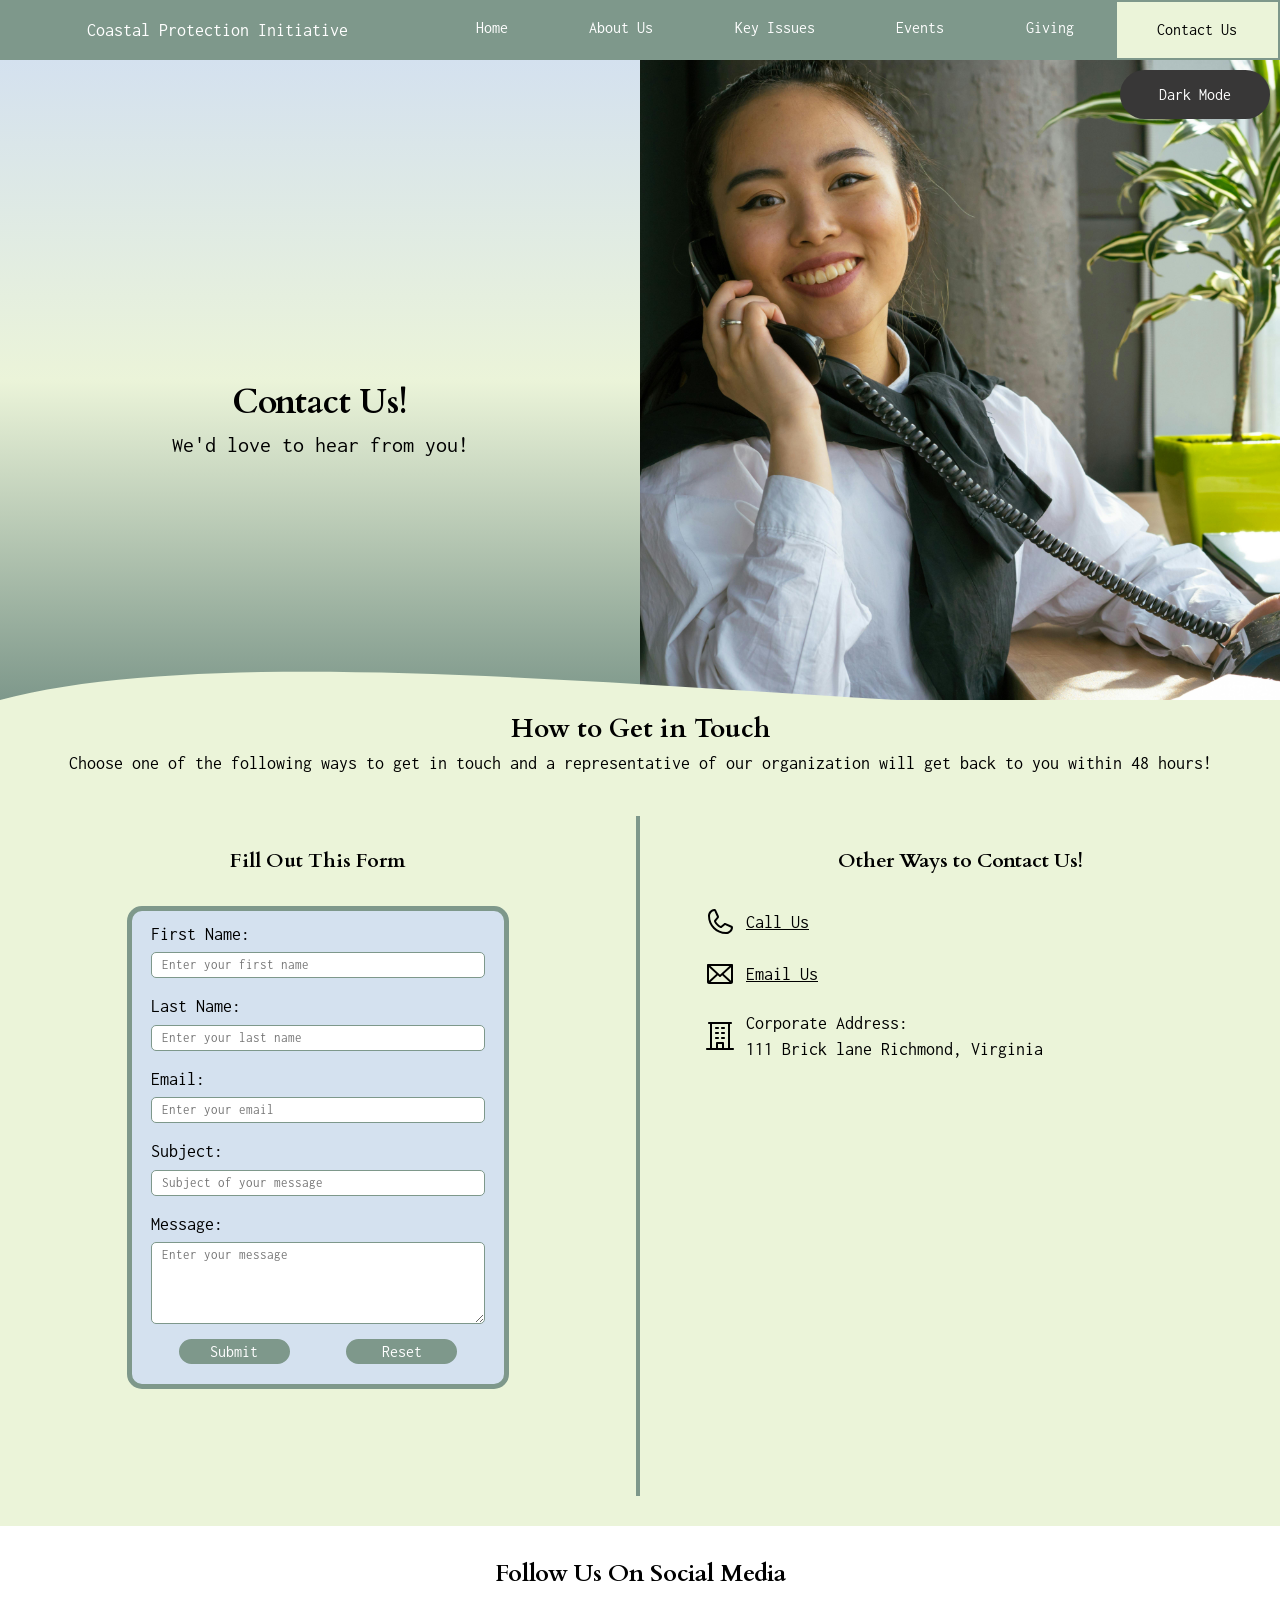
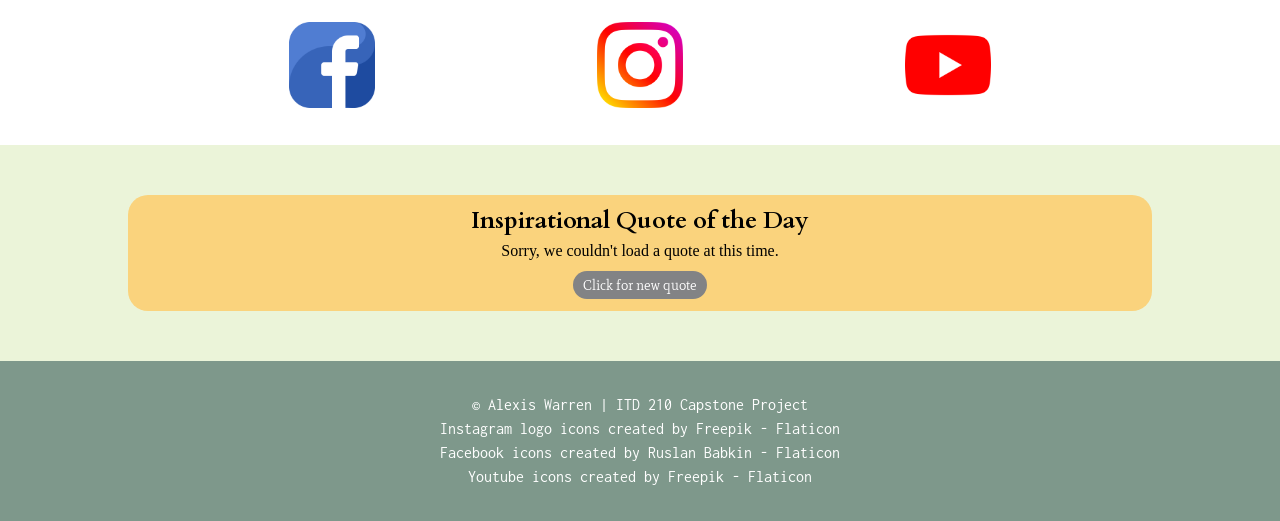
<file: contact.html>
<!DOCTYPE html>
<html lang="en">
<head>
    <meta charset="UTF-8">
    <meta name="viewport" content="width=device-width, initial-scale=1.0">
    <title>Contact Us</title>
    <!--Links to CSS stylesheets-->
    <link href="css/style_contact.css" rel="stylesheet" />
    <link href="css/style.css" rel="stylesheet" >
    <!--These links connect to the two Google Fonts I'm using on this page-->
    <link rel="preconnect" href="https://fonts.googleapis.com">
    <link rel="preconnect" href="https://fonts.gstatic.com" crossorigin>
    <link href="https://fonts.googleapis.com/css2?family=Limelight&family=Mate:ital@0;1&display=swap" rel="stylesheet">
    <link rel="preconnect" href="https://fonts.googleapis.com">
    <link rel="preconnect" href="https://fonts.gstatic.com" crossorigin>
    <link href="https://fonts.googleapis.com/css2?family=Cardo:ital,wght@0,400;0,700;1,400&family=Limelight&family=Mate:ital@0;1&display=swap" rel="stylesheet">
    <link rel="preconnect" href="https://fonts.googleapis.com">
    <link rel="preconnect" href="https://fonts.gstatic.com" crossorigin>
    <link href="https://fonts.googleapis.com/css2?family=Inconsolata:wght@200..900&display=swap" rel="stylesheet">
    <!--Link to Javascript files-->
    <script src="js/script-mobile-nav.js" async></script>
    <script src="js/script-api.js" defer></script>
</head>
<body>
    <!--Header content-->
    <header>
        <p>Coastal Protection Initiative</p>
        <!--Mobile Nav button-->
        <button class="mobile-toggle" id="navButton" aria-label="Mobile Navigation Button">
            <img src="images/list(1).png" alt="Nav Button">
        </button>
        <!--Mobile Navigation List-->
        <nav id="mobile-nav" class="mobileNav">
            <ul>
                <button type="button" id="dark-mode">Dark Mode</button>
                <li><a href="index.html">Home</a></li>
                <li><a href="mission.html">About Us</a></li>
                <li><a href="key-issues.html">Key Issues</a></li>
                <li><a href="events.html">Events</a></li>
                <li><a href="media.html">Giving</a></li>
                <li><a href="contact.html" class="active">Contact Us</a></li>
            </ul>
        </nav>
        <!--Desktop Navigation List-->
        <nav class="desktop-nav">
            <ul>
                <li><a href=index.html>Home</a></li>
                <li><a href=mission.html>About Us</a></li>
                <li><a href=key-issues.html>Key Issues</a></li>
                <li><a href=events.html>Events</a></li>
                <li><a href=media.html>Giving</a></li>
                <li><a href=contact.html class="active">Contact Us</a></li>
            </ul>
        </nav>
    </header> 
    <!--Main section-->
    <main>
    </section>
        <!--Hero section that has text on one half and an image on the other-->
        <section id="hero">
            <!--A button that is placed in the top right corner of the page that switches the page to dark mode -->
            <div class="desktop-dark-mode">
                <button type="button" id="large-dark-mode">Dark Mode</button>
            </div>
            <!--Text has a load-in animation applied to it-->
            <div class="hero-text">
                <h1 class="load-in">Contact Us!</h1>
                <p class="load-in-2">We'd love to hear from you!</p>
            </div>
            <div id="hero-img">
                <!-- Image citation (web source)
                file/page: contact.html
                image file: images/customer_service.jpg
                Original creator: Mikhail Nilov 
                Website: Pexels
                Title/description: A woman sitting at the table 
                link to photo: https://www.pexels.com/photo/a-woman-sitting-at-the-table-8297075/ 
                License: Has a free content license for a wide range of personal and commercial uses as long as I 
                don't resell, take credit for, or trademark this image
                Accessed: 2026-05-01 -->
                <img src="images/customer_service.jpg" alt="Woman talking on the phone">
            </div>
            <!-- AI Assistance Citation: 
                 Date: 5/1/2026
                 Where used: div#curve
                 What AI did: I had AI make a svg path that was the mirror image of the svg path on the key-issues.html page. I wanted the webpage to have a curved look instead
                 of looking so linear, while also looking cohesive with the other pages. 
                 What I did: I changed the color of the curve and integrated it into the page. In the CSS files, I also made the height smaller on mobile devices, and larger on laptops.  
                 Prompt summary: Can you flip the svg path from this code? */
                 -->
            <div id="curve">
                <svg viewBox="0 0 1440 150" preserveAspectRatio="none">
                    <g transform="scale(-1,1) translate(-1440,0)">
                        <path 
                        fill="var(--color-accent)"
                        d="M0,100 C300,150 1100,0 1440,100 L1440,150 L0,150 Z">
                        </path>
                    </g>
                </svg>
            </div>
        </section>
        <!--Section with a contact form and another list of ways to contact-->
        <section id="contact-form">
            <div class="text">
                <h2>How to Get in Touch</h2>
                <p>Choose one of the following ways to get in touch and a representative of our organization will get back to you within 48 hours!</p>
            </div>
            <div id="contact-ways">
                <div id="form-wrapper">
                    <h3 id="instruction">Fill Out This Form</h3>
                    <!--Contact form using Formspree-->
                    <form class="contact" action="https://formspree.io/f/xwvyllkl" method="POST">
                        <label for="f-name">First Name:</label>
                        <input class="input" type="text" id="f-name" name="f-name" placeholder="Enter your first name" pattern="^[A-Za-z]+$" required>

                        <label for="l-name">Last Name:</label>
                        <input class="input" type="text" id="l-name" name="l-name" placeholder="Enter your last name" pattern="^[A-Za-z]+$" required>

                        <label for="contact-email">Email:</label>
                        <input class="input" type="email" id="contact-email" name="email" placeholder="Enter your email" required>

                        <label for="subject">Subject:</label>
                        <input class="input" type="text" id="subject" name="subject" placeholder="Subject of your message" required>
                        
                        <label for="message">Message:</label>
                        <textarea class="input" id="contact-message" name="message" rows="5" minlength="30" maxlength="250" placeholder="Enter your message" required></textarea>
                        <div class="contact-btns">
                            <input type="submit" id="submit" value="Submit">
                            <input type="reset" id="reset" value="Reset">
                        </div>
                        <!-- Honeypot — hidden from real users, catches bots -->
                        <input type="text" name="_gotcha" style="display:none" tabindex="-1" autocomplete="off" aria-hidden="true">
                    </form>
                    <!--Text that appears after form is submitted and processed.-->
                    <div id="successCard">
                        <h3>Thank you for filling out this form! We'll get back to you soon!</h3>
                    </div>
                </div>
                <div class="alt-text">
                    <h3>Other Ways to Contact Us!</h3>
                    <div id="points">
                        <!--Icons for this section all came from Phosphoricons.com (Phone, Envelope, and Building icons were used)-->
                        <div class="list">
                            <img src="images/phone.png" alt="Phone Icon">
                            <a href="tel:+180069094">Call Us</a>
                        </div>
                        <div class="list">
                            <img src="images/envelope.png" alt="Email Icon">
                            <a href="mailto:example@email.com">Email Us</a>
                        </div>
                        <div class="list">
                            <img src="images/building.png" alt="Building Icon">
                            <p>Corporate Address: <br> 111 Brick lane Richmond, Virginia</p>
                        </div>
                    </div>
                </div>
            </div>
        </section>
        <!--Social media links. All social media icons came from Flaticon.com and the attributions are found in the footer. -->
        <section id="social-links">
            <h2>Follow Us On Social Media</h2>
            <ul>
                <li><a href="https://www.facebook.com" target="_blank"><img src="images/facebook.png" alt="Facebook logo"></a></li>
                <li><a href="https://www.instagram.com" target="_blank"><img src="images/instagram.png" alt="Instagram logo"></a></li>
                <li><a href="https://www.youtube.com" target="_blank"><img src="images/youtube.png" alt="Youtube logo"></a></li>
            </ul>
        </section>
        <!--API feature that loads an inspirational quote of the day. Has a button that will load a new quote. -->
        <section id="quote-container">
            <h2>Inspirational Quote of the Day</h2>
            <!--Loading state for the API -->
            <div id="inspirational-quote">
                Loading quote... 
                <div class="dual-ring"></div>
            </div>
        <!--creates a button for user interactivity-->
        <button id="quote-btn">Click for new quote</button>
        </section>
    </main>
    <!--Footer content-->
    <footer>
        <p> &copy; Alexis Warren | ITD 210 Capstone Project </p>
        <a href="https://www.flaticon.com/free-icons/instagram-logo" title="instagram logo icons">Instagram logo icons created by Freepik - Flaticon</a>
        <br>
        <a href="https://www.flaticon.com/free-icons/facebook" title="facebook icons">Facebook icons created by Ruslan Babkin - Flaticon</a>
        <br>
        <a href="https://www.flaticon.com/free-icons/youtube" title="youtube icons">Youtube icons created by Freepik - Flaticon</a>
    </footer>  
    
    <script>
        /* form processing script using Formspree*/
        (function () {
            /* gets the form using the class name (since there's only one form) */
            var form = document.getElementsByClassName("contact")[0];
            /* if form doesn't exist, then the function stops */
            if (!form) return;

            /* adds an event listener to the form to wait for it to be submitted */
            form.addEventListener('submit', function (e) {
                /*prevents the page from loading a default formspree page*/
                e.preventDefault();             

                /*send form to formspree using a formdata object */
                var data = new FormData(form);

                /* uses the fetch API to send data to formspree using the post method */
                fetch(form.action, {
                    method: 'POST',
                    body: data,
                    headers: { 'Accept': 'application/json' }
                })
                .then(function (response) {
                    /* if the response is valid */
                    if (response.ok) {
                    /* hide the form and show a success message. Then reset the form. */
                    form.style.display = 'none';
                    document.getElementById("instruction").style.display = 'none';
                    document.getElementById('successCard').classList.add('show');
                    form.reset();
                    } else {
                    /* Formspree returned an error. Gives the user an error message */
                    alert('Something went wrong. Please try again.');
                    }
                })
                /* if fetch doesn't work, show error message. */
                .catch(function () {
                    alert('Network error. Check your connection.');
                });
            });
        })();
    </script>
</body>
</html>
</file>
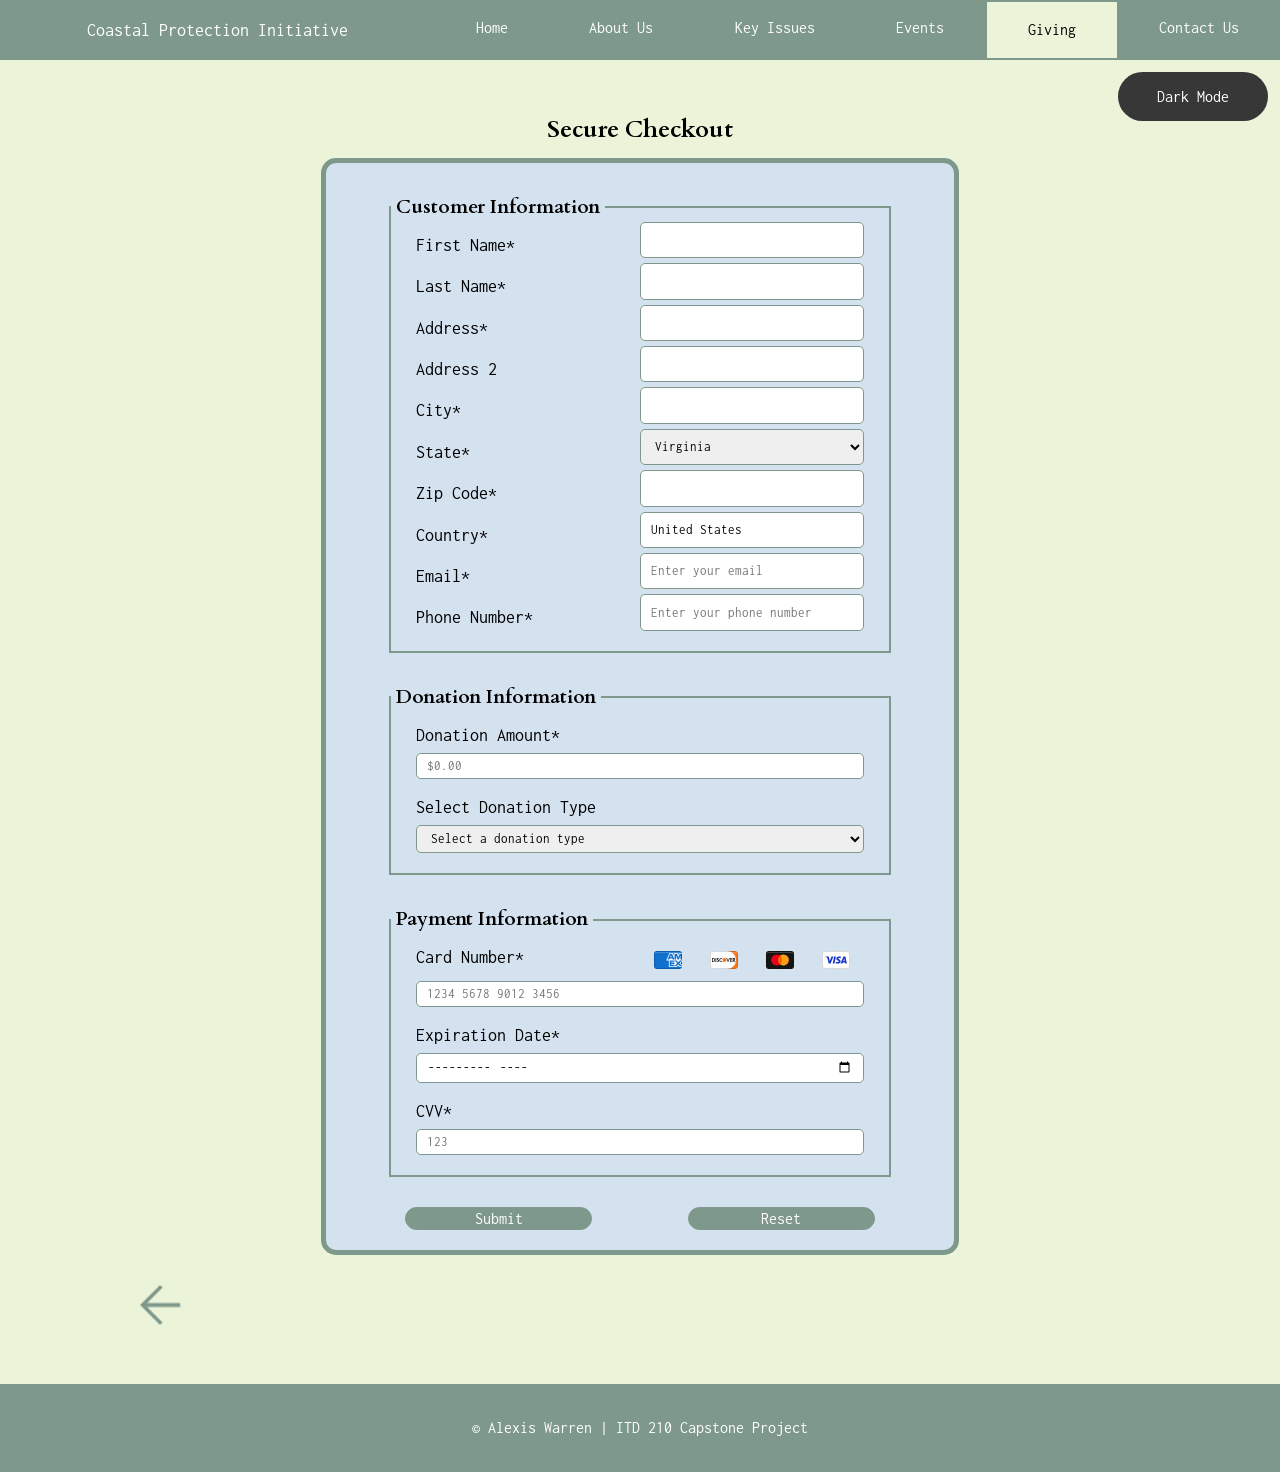
<file: donation.html>
<!DOCTYPE html>
<html lang="en">
<head>
    <meta charset="UTF-8">
    <meta name="viewport" content="width=device-width, initial-scale=1.0">
    <title>Checkout</title>
    <!--Links to CSS stylesheets-->
    <link href="css/style_donation.css" rel="stylesheet" />
    <link href="css/style.css" rel="stylesheet" >
    <!--These links connect to the two Google Fonts I'm using on this page-->
    <link rel="preconnect" href="https://fonts.googleapis.com">
    <link rel="preconnect" href="https://fonts.gstatic.com" crossorigin>
    <link href="https://fonts.googleapis.com/css2?family=Limelight&family=Mate:ital@0;1&display=swap" rel="stylesheet">
    <link rel="preconnect" href="https://fonts.googleapis.com">
    <link rel="preconnect" href="https://fonts.gstatic.com" crossorigin>
    <link href="https://fonts.googleapis.com/css2?family=Cardo:ital,wght@0,400;0,700;1,400&family=Limelight&family=Mate:ital@0;1&display=swap" rel="stylesheet">
    <link rel="preconnect" href="https://fonts.googleapis.com">
    <link rel="preconnect" href="https://fonts.gstatic.com" crossorigin>
    <link href="https://fonts.googleapis.com/css2?family=Inconsolata:wght@200..900&display=swap" rel="stylesheet">
    <!--Javascript links-->
    <script src="js/script-mobile-nav.js" async></script>
    <script src="js/script-countdown.js" defer></script>
    <script src="js/script-donation.js" defer></script>
</head>
<body>
    <!--Header-->
     <header>
        <p>Coastal Protection Initiative</p>
        <!--Mobile Nav Button-->
        <button class="mobile-toggle" id="navButton" aria-label="Mobile Navigation Button">
            <img src="images/list(1).png" alt="Nav Button">
        </button>
        <!--Mobile navigation menu-->
        <nav id="mobile-nav" class="mobileNav">
            <ul>
                <button type="button" id="dark-mode">Dark Mode</button>
                <li><a href="index.html">Home</a></li>
                <li><a href="mission.html">About Us</a></li>
                <li><a href="key-issues.html">Key Issues</a></li>
                <li><a href="events.html">Events</a></li>
                <li><a href="media.html" class="active">Giving</a></li>
                <li><a href="contact.html">Contact Us</a></li>
            </ul>
        </nav>
        <!--Desktop navigation menu-->
        <nav class="desktop-nav">
            <ul>
                <li><a href=index.html>Home</a></li>
                <li><a href=mission.html>About Us</a></li>
                <li><a href=key-issues.html>Key Issues</a></li>
                <li><a href=events.html>Events</a></li>
                <li><a href=media.html class="active">Giving</a></li>
                <li><a href=contact.html>Contact Us</a></li>
            </ul>
        </nav>
    </header> 
    <main>
        <!--Section containing donation form-->
        <section id="donation_form">
            <!--A button that is placed in the top right corner of the page that switches the page to dark mode -->
            <div class="desktop-dark-mode">
                <button type="button" id="large-dark-mode">Dark Mode</button>
            </div>
            <h2>Secure Checkout</h2>
            <div id="donate-form-wrapper">
                <form class="donate" id="donation-form">
                    <!--Fieldset containing generic customer information such as name, address, email, and phone number -->
                    <fieldset id="customer">
                        <legend>Customer Information</legend>
                            
                            <div class="form-row">
                                <label for="f-name">First Name*</label>
                                <input class="input" type="text" id="f-name" name="f-name" required>
                            </div>

                            <div class="form-row">
                                <label for="l-name">Last Name*</label>
                                <input class="input" type="text" id="l-name" name="l-name" required>
                            </div>

                            <div class="form-row">
                                <label for="address">Address*</label>
                                <input class="input" type="text" id="address" name="address" required>
                            </div>

                            <div class="form-row">
                                <label for="address2">Address 2</label>
                                <input class="input" type="text" id="address2" name="address2">
                            </div>

                            <div class="form-row">
                                <label for="city">City*</label>
                                <input class="input" type="text" id="city" name="city" required>
                            </div>

                            <div class="form-row">
                                <label for="state">State*</label>
                                <select class="input" type="text" id="state" name="state" required>
                                    <option value="">Select a state</option>
                                    <option value="AL">Alabama</option>
                                    <option value="AK">Alaska</option>
                                    <option value="AZ">Arizona</option>
                                    <option value="AR">Arkansas</option>
                                    <option value="CA">California</option>
                                    <option value="CO">Colorado</option>
                                    <option value="CT">Connecticut</option>
                                    <option value="DE">Delaware</option>
                                    <option value="FL">Florida</option>
                                    <option value="GA">Georgia</option>
                                    <option value="HI">Hawaii</option>
                                    <option value="ID">Idaho</option>
                                    <option value="IL">Illinois</option>
                                    <option value="IN">Indiana</option>
                                    <option value="IA">Iowa</option>
                                    <option value="KS">Kansas</option>
                                    <option value="KY">Kentucky</option>
                                    <option value="LA">Louisiana</option>
                                    <option value="ME">Maine</option>
                                    <option value="MD">Maryland</option>
                                    <option value="MA">Massachusetts</option>
                                    <option value="MI">Michigan</option>
                                    <option value="MN">Minnesota</option>
                                    <option value="MS">Mississippi</option>
                                    <option value="MO">Missouri</option>
                                    <option value="MT">Montana</option>
                                    <option value="NE">Nebraska</option>
                                    <option value="NV">Nevada</option>
                                    <option value="NH">New Hampshire</option>
                                    <option value="NJ">New Jersey</option>
                                    <option value="NM">New Mexico</option>
                                    <option value="NY">New York</option>
                                    <option value="NC">North Carolina</option>
                                    <option	value="ND">North Dakota</option>
                                    <option value="OH">Ohio</option>
                                    <option value="OK">Oklahoma</option>
                                    <option value="OR">Oregon</option>
                                    <option value="PA">Pennsylvania</option>
                                    <option value="RI">Rhode Island</option>
                                    <option value="SC">South Carolina</option>
                                    <option value="SD">South Dakota</option>
                                    <option value="TN">Tennessee</option>
                                    <option value="TX">Texas</option>
                                    <option value="UT">Utah</option>
                                    <option value="VT">Vermont</option>
                                    <option value="VA" selected>Virginia</option>
                                    <option value="WA">Washington</option>
                                    <option value="WV">West Virginia</option>
                                    <option value="WI">Wisconsin</option>
                                    <option value="WY">Wyoming</option>
                                </select >
                            </div>

                            <div class="form-row">
                                <label for="zip">Zip Code*</label>
                                <input class="input" type="text" id="zip" name="zip" maxlength="5" required>
                            </div>

                            <div class="form-row">
                                <label for="country">Country*</label>
                                <input class="input" type="text" id="country" name="country" value="United States" required>
                            </div>

                            <div class="form-row">
                                <label for="payment-email">Email*</label>
                                <input class="input" type="email" id="payment-email" name="email" placeholder="Enter your email" required>
                            </div>

                            <div class="form-row">
                                <label for="phone">Phone Number*</label>
                                <input class="input" type="tel" id="phone" name="phone" placeholder="Enter your phone number" required>
                            </div>
                    </fieldset>
                    <!--Fieldset for monetary amount and type of donation (one time, monthly, or yearly)-->
                    <fieldset id="donation">
                        <legend>Donation Information</legend>
                            <label for="donationAmount">Donation Amount*</label>
                            <input class="input" type="number" id="donationAmount" name="donationAmount" placeholder="$0.00" step="0.01" required>
                            
                            <label for="donation-type">Select Donation Type</label>
                            <select class="input" id="donation-type" name="donation-type" required>
                                <option value="">Select a donation type</option>
                                <option value="one-time">One-Time</option>
                                <option value="monthly">Monthly</option>
                                <option value="yearly">Yearly</option>
                            </select>
                    </fieldset>
                    <!--Fieldset for card payment information-->
                    <fieldset id="payment">
                        <legend>Payment Information</legend>
                            <div id="payment-method">
                                <label for="card-number">Card Number*</label>
                                <!--All credit card icons are from Nucleo (https://nucleoapp.com/credit-card-icons) which has a section
                                on their website containing free open-source icons which is what is being used.-->
                                <div class="card-icons">
                                    <svg xmlns="http://www.w3.org/2000/svg" width="32" height="32" viewBox="0 0 32 32">
                                        <g class="nc-icon-wrapper">
                                            <rect x="2" y="7" width="28" height="18" rx="3" ry="3" fill="#0f70ce" stroke-width="0"></rect>
                                            <path d="m27.026,9l-.719,1.965-.708-1.965h-3.885v2.582l-1.136-2.582h-3.119l-3.259,7.409h2.637v6.591h8.097l1.316-1.458,1.322,1.458h2.244c.112-.314.184-.647.184-1v-1.041l-1.58-1.698,1.58-1.655v-7.606c0-.353-.072-.686-.184-1h-2.79Z" fill="#fff" stroke-width="0"></path>
                                            <path d="m17.679,14.433h2.61l.502,1.148h1.78l-2.531-5.754h-2.039l-2.531,5.754h1.734l.477-1.148Zm1.307-3.135l.775,1.844h-1.535l.761-1.844Z" fill="#0f70ce" stroke-width="0"></path>
                                            <path fill="#0f70ce" stroke-width="0" d="M22.542 9.827L25.018 9.827 26.302 13.39 27.604 9.827 30 9.827 30 15.581 28.45 15.581 28.45 11.603 26.977 15.581 25.608 15.581 24.124 11.631 24.124 15.581 22.542 15.581 22.542 9.827z"></path>
                                            <path fill="#0f70ce" stroke-width="0" d="M19.24 20.82L19.24 19.944 22.484 19.944 22.484 18.624 19.24 18.624 19.24 17.748 22.565 17.748 22.565 16.409 17.664 16.409 17.664 22.173 22.565 22.173 22.565 20.82 19.24 20.82z"></path>
                                            <path fill="#0f70ce" stroke-width="0" d="M24.638 16.409L26.271 18.234 27.968 16.409 30 16.409 27.283 19.254 30 22.173 27.939 22.173 26.249 20.309 24.567 22.173 22.537 22.173 25.272 19.275 22.537 16.409 24.638 16.409z"></path>
                                            <path d="m27,7H5c-1.657,0-3,1.343-3,3v12c0,1.657,1.343,3,3,3h22c1.657,0,3-1.343,3-3v-12c0-1.657-1.343-3-3-3Zm2,15c0,1.103-.897,2-2,2H5c-1.103,0-2-.897-2-2v-12c0-1.103.897-2,2-2h22c1.103,0,2,.897,2,2v12Z" stroke-width="0" opacity=".15"></path>
                                            <path d="m27,8H5c-1.105,0-2,.895-2,2v1c0-1.105.895-2,2-2h22c1.105,0,2,.895,2,2v-1c0-1.105-.895-2-2-2Z" fill="#fff" opacity=".2" stroke-width="0"></path>
                                        </g>
                                    </svg>
                                    <svg xmlns="http://www.w3.org/2000/svg" width="32" height="32" viewBox="0 0 32 32">
                                        <g class="nc-icon-wrapper">
                                            <rect x="2" y="7" width="28" height="18" rx="3" ry="3" fill="#fff" stroke-width="0"></rect>
                                            <path d="m27,7h-8c4.971,0,9,4.029,9,9s-4.029,9-9,9h8c1.657,0,3-1.343,3-3v-12c0-1.657-1.343-3-3-3Z" fill="#f47922" stroke-width="0"></path>
                                            <path d="m27,7H5c-1.657,0-3,1.343-3,3v12c0,1.657,1.343,3,3,3h22c1.657,0,3-1.343,3-3v-12c0-1.657-1.343-3-3-3Zm2,15c0,1.103-.897,2-2,2H5c-1.103,0-2-.897-2-2v-12c0-1.103.897-2,2-2h22c1.103,0,2,.897,2,2v12Z" stroke-width="0" opacity=".15"></path>
                                            <path d="m27,8H5c-1.105,0-2,.895-2,2v1c0-1.105.895-2,2-2h22c1.105,0,2,.895,2,2v-1c0-1.105-.895-2-2-2Z" fill="#fff" opacity=".2" stroke-width="0"></path>
                                            <path d="m5.081,14.116h-1.081v3.777h1.076c.572,0,.985-.135,1.348-.436.431-.357.686-.894.686-1.45,0-1.115-.833-1.891-2.027-1.891Zm.86,2.837c-.231.209-.532.3-1.008.3h-.198v-2.497h.198c.476,0,.765.085,1.008.305.255.227.408.578.408.94s-.153.725-.408.952Z" fill="#231f20" stroke-width="0"></path>
                                            <path fill="#231f20" stroke-width="0" d="M7.448 14.116H8.185V17.893H7.448z"></path>
                                            <path d="m9.986,15.565c-.442-.164-.572-.271-.572-.475,0-.238.231-.419.549-.419.221,0,.402.091.594.306l.386-.505c-.317-.277-.696-.419-1.11-.419-.668,0-1.178.464-1.178,1.082,0,.52.237.787.929,1.036.288.102.435.17.509.215.147.096.221.232.221.391,0,.306-.243.533-.572.533-.351,0-.634-.175-.804-.504l-.476.458c.339.498.747.719,1.308.719.766,0,1.303-.509,1.303-1.24,0-.6-.248-.872-1.086-1.178Z" fill="#231f20" stroke-width="0"></path>
                                            <path d="m11.305,16.007c0,1.11.872,1.971,1.994,1.971.317,0,.589-.062.924-.22v-.867c-.295.295-.555.414-.889.414-.742,0-1.269-.538-1.269-1.303,0-.725.543-1.297,1.234-1.297.351,0,.617.125.924.425v-.867c-.323-.164-.589-.232-.906-.232-1.116,0-2.011.878-2.011,1.976Z" fill="#231f20" stroke-width="0"></path>
                                            <path fill="#231f20" stroke-width="0" d="M20.063 16.653L19.056 14.116 18.251 14.116 19.854 17.99 20.25 17.99 21.882 14.116 21.083 14.116 20.063 16.653z"></path>
                                            <path fill="#231f20" stroke-width="0" d="M22.215 17.893L24.304 17.893 24.304 17.253 22.951 17.253 22.951 16.234 24.254 16.234 24.254 15.594 22.951 15.594 22.951 14.756 24.304 14.756 24.304 14.116 22.215 14.116 22.215 17.893z"></path>
                                            <path d="m27.221,15.231c0-.707-.487-1.115-1.337-1.115h-1.092v3.777h.736v-1.517h.096l1.02,1.517h.906l-1.189-1.591c.555-.113.861-.492.861-1.071Zm-1.478.624h-.216v-1.144h.227c.459,0,.708.192.708.56,0,.38-.249.584-.72.584Z" fill="#231f20" stroke-width="0"></path>
                                            <path d="m18.461,16c0,1.105-.895,2-2,2s-2-.895-2-2,.895-2,2-2,2,.895,2,2Z" fill="#f47922" stroke-width="0"></path>
                                        </g>
                                    </svg>
                                    <svg xmlns="http://www.w3.org/2000/svg" width="32" height="32" viewBox="0 0 32 32">
                                        <g class="nc-icon-wrapper">
                                            <rect x="2" y="7" width="28" height="18" rx="3" ry="3" fill="#141413" stroke-width="0"></rect>
                                            <path d="m27,7H5c-1.657,0-3,1.343-3,3v12c0,1.657,1.343,3,3,3h22c1.657,0,3-1.343,3-3v-12c0-1.657-1.343-3-3-3Zm2,15c0,1.103-.897,2-2,2H5c-1.103,0-2-.897-2-2v-12c0-1.103.897-2,2-2h22c1.103,0,2,.897,2,2v12Z" stroke-width="0" opacity=".15"></path>
                                            <path d="m27,8H5c-1.105,0-2,.895-2,2v1c0-1.105.895-2,2-2h22c1.105,0,2,.895,2,2v-1c0-1.105-.895-2-2-2Z" fill="#fff" opacity=".2" stroke-width="0"></path>
                                            <path fill="#ff5f00" stroke-width="0" d="M13.597 11.677H18.407V20.32H13.597z"></path>
                                            <path d="m13.902,15.999c0-1.68.779-3.283,2.092-4.322-2.382-1.878-5.849-1.466-7.727.932-1.863,2.382-1.451,5.833.947,7.712,2,1.573,4.795,1.573,6.795,0-1.329-1.038-2.107-2.642-2.107-4.322Z" fill="#eb001b" stroke-width="0"></path>
                                            <path d="m24.897,15.999c0,3.039-2.459,5.497-5.497,5.497-1.237,0-2.428-.412-3.39-1.176,2.382-1.878,2.795-5.329.916-7.727-.275-.336-.58-.657-.916-.916,2.382-1.878,5.849-1.466,7.712.932.764.962,1.176,2.153,1.176,3.39Z" fill="#f79e1b" stroke-width="0"></path>
                                        </g>
                                    </svg>
                                    <svg xmlns="http://www.w3.org/2000/svg" width="32" height="32" viewBox="0 0 32 32">
                                        <g class="nc-icon-wrapper">
                                            <rect x="2" y="7" width="28" height="18" rx="3" ry="3" fill="#fff" stroke-width="0"></rect>
                                            <path d="m27,7H5c-1.657,0-3,1.343-3,3v12c0,1.657,1.343,3,3,3h22c1.657,0,3-1.343,3-3v-12c0-1.657-1.343-3-3-3Zm2,15c0,1.103-.897,2-2,2H5c-1.103,0-2-.897-2-2v-12c0-1.103.897-2,2-2h22c1.103,0,2,.897,2,2v12Z" stroke-width="0" opacity=".15"></path>
                                            <path d="m27,8H5c-1.105,0-2,.895-2,2v1c0-1.105.895-2,2-2h22c1.105,0,2,.895,2,2v-1c0-1.105-.895-2-2-2Z" fill="#fff" opacity=".2" stroke-width="0"></path>
                                            <path d="m13.392,12.624l-2.838,6.77h-1.851l-1.397-5.403c-.085-.332-.158-.454-.416-.595-.421-.229-1.117-.443-1.728-.576l.041-.196h2.98c.38,0,.721.253.808.69l.738,3.918,1.822-4.608h1.84Z" fill="#1434cb" stroke-width="0"></path>
                                            <path d="m20.646,17.183c.008-1.787-2.47-1.886-2.453-2.684.005-.243.237-.501.743-.567.251-.032.943-.058,1.727.303l.307-1.436c-.421-.152-.964-.299-1.638-.299-1.732,0-2.95.92-2.959,2.238-.011.975.87,1.518,1.533,1.843.683.332.912.545.909.841-.005.454-.545.655-1.047.663-.881.014-1.392-.238-1.799-.428l-.318,1.484c.41.188,1.165.351,1.947.359,1.841,0,3.044-.909,3.05-2.317" fill="#1434cb" stroke-width="0"></path>
                                            <path d="m25.423,12.624h-1.494c-.337,0-.62.195-.746.496l-2.628,6.274h1.839l.365-1.011h2.247l.212,1.011h1.62l-1.415-6.77Zm-2.16,4.372l.922-2.542.53,2.542h-1.452Z" fill="#1434cb" stroke-width="0"></path>
                                            <path fill="#1434cb" stroke-width="0" d="M15.894 12.624L14.446 19.394 12.695 19.394 14.143 12.624 15.894 12.624z"></path>
                                        </g>
                                    </svg>
                                </div>
                            </div>
                            <input class="input" type="text" id="card-number" name="card-number" placeholder="1234 5678 9012 3456" minlength="19" maxlength="19" required>

                            <label for="expiration-date">Expiration Date*</label>
                            <input class="input" type="month" id="expiration-date" name="expiration-date" placeholder="MM/YY" minlength="5" maxlength="5" required>

                            <label for="cvv">CVV*</label>
                            <input class="input" type="password" id="cvv" name="cvv" placeholder="123" minlength="3" maxlength="3" required>
                    </fieldset>
                    <!--Submit and reset form buttons-->
                    <div class="donate-btns">
                        <input type="submit" id="submit" value="Submit">
                        <input type="reset" id="reset" value="Reset">
                    </div>
                </form>
            </div>
            <!--Arrow link to navigate back to previous page.
            The png file came from Google Icons (https://fonts.google.com/icons: Arrow Back)-->
            <div class="arrow-wrap">
                <a href="media.html"><img src=images/back-arrow.png alt="Back Arrow" id="arrow"></a>
            </div>
        </section>
    </main>
    <!--Footer-->
    <footer>
        <p> &copy; Alexis Warren | ITD 210 Capstone Project </p>
    </footer> 
</body>
</html>
</file>
<file: css/style_contact.css>
#hero {
    background-color: white; /*fallback option for if the linear gradient doesn't work. */
    background-image: var(--contact-gradient);  /* linear gradient passing from green to light green to blue from bottom to top */  
    display: flex; /* displays as flex so that the text and image are aligned in a row */
    flex-flow: row nowrap;
    position: relative; /* places it in relative positioning (still in normal flow) */
}

.hero-text {
    position: relative; /* places it in relative positioning */
    font-size: clamp(0.9em, 3vw, 1.4em); /* clamps the font-size for the header text so that it's bigger on bigger screens */
    display: flex; /* displays as flex so that the text is displayed in a column */
    flex-direction: column;
    padding: 0px 5px; /* adds left/right padding */
    flex-basis: 50%; /* makes it so that the text takes up half of the screen width */
    justify-content: start; /* aligns text to the top */
    top: 40px; /* pushes text down 40px for mobile devices */
    text-align: center /*centers text horizontally */;
    color: var(--color-text)
}

div#hero-img {
    flex-basis: 50%; /* makes it so that the image takes up the other half of the screen */
}

#hero-img img {
    max-width: 100%; /* max-width of image is 100% */
    height: auto; /* height is 100% */
    display: block; /* displays image as a block */
    object-fit: cover; /* fills container while maintaining the aspect ratio */
}

#curve {
    position: absolute; /* positions the curve with absolute positioning so that it's on a different layer */
    z-index: 4; /* z-index of 5 so that it's always on top */
    bottom: 0; /* positions it using the bottom-left corner */
    left: 0;
    width: 100%; /* width is 100% */
    height: 80px; /* height for mobile is 80px */
    overflow: hidden;
}

#curve > svg {
    width: 100%; /* width is 100% */
    display: block; /* displays the svg as a block */
    height: 100%; 
}

#contact-form .text {
    text-align: center; /* centers the text horizontally */
    padding: 10px 20px; /* adds 10px of padding top/bottom and 20px of padding left/right */
    font-size: 1.1em; /* increases font-size */
    color: var(--color-text);
}

#contact-ways {
    display: flex;  /* displays as flex so that the contact form and the alternate ways to contact are displayed in a column layout */
    flex-direction: column;
    margin-top: 30px; /* adds 30px of margin to the top of the section */
    margin-bottom: 30px;
    color: var(--color-text);
}

#form-wrapper {
    flex-basis: 50%; /* this section takes up 50% of the screen width */
}

.alt-text {
    flex-basis: 50%; /* this section takes up 50% of the screen width */
    border-top: 4px solid var(--color-primary); /* adds a top border on mobile devices to separate the two sections on mobile devices */
}

h3 {
    text-align: center; /* centers the text horizontally */
    font-size: 20px; /* sets the font size to 20px */
    margin: 30px auto; /* centers the margin horizontally and adds 30px of top/bottom padding */
    width: 80%; /* sets the width to 80% */
}


.alt-text h4 {
    font-size: 16px; /* sets the font size to 16px */
    padding-left: 15%; /* adds 15% padding to the left */
}

.alt-text a {
    color: var(--color-text); /* hypertext links are black */
}

#points {
    display: flex;   /* displays section as flex so that the alternate contact ways are displayed in a column */
    flex-direction: column;
    gap: 20px; /* gap between items is 20px */
    padding-bottom: 30px; /* adds 30px of padding to the bottom */
    width: 80%; /* width is 80% */
    margin: 0 auto; /* margin is horizontally centered */
    color: var(--color-text);
}

#points img {
    height: auto; /* icon height is auto */
    display: block; /* icon is displayed as a block */
}

.list {
    display: flex;  /* each list is displayed as a row so icon and text are in the same row */
    flex-flow: row nowrap;
    gap: 10px; /* gap between icon and text is 10px */
    align-items: center; /* centers the text vertically */
    justify-content: left; /* justifies the text to the left so that it's even */
    font-size: 1.1em; /* the font size is increased */
}

#successCard {
    display: none; /* the text that shows submission thank you text is hidden by default */
}

#successCard.show {  /* when the submission text is shown, it aligns the text in the center for mobile devices */
    display: flex;
    align-items: center;
}

/* form is displayed as flex with the inputs shown in a column.  */
form.contact {
    display: flex;
    flex-direction: column;
    gap: 5px;
    width: 80%;
    margin: 20px auto 40px; /* horizontally centers the form and adds margin */
    border: 5px solid var(--color-primary); /* green 5px border */
    background-color: var(--color-bg-back); /* blue background color */
    border-radius: 15px; /* rounded corners */
}

/* width is 90%, font size is increased, and horizontally centered */
form.contact label {
    font-size: 1.1em;
    width: 90%;
    margin: 10px auto 0px;
    color: var(--color-text);
}

/* form elements have width of 90%, horizontally centered, and has a green border */
form.contact input, form.contact textarea {
    width: 90%;
    margin: 0px auto;
    border: 1.5px solid var(--color-primary);
}

/* when the form elements have focus, it gets rid of the default outline,
adds a box shadow and changes the background color to light green. */
form.contact input:focus, form.contact textarea:focus {
    outline: none;
    box-shadow: 0 0 5px var(--color-primary);
    background-color: var(--color-bg);
    color: var(--color-text);
}

/* contact buttons are displayed as flex so that the buttons can be aligned in a row.
The buttons are aligned with space around spacing. the width is 90% and padding is added. */
.contact-btns {
    display: flex;
    flex-flow: row nowrap;
    justify-content: space-around;
    width: 90%;
    margin: 10px auto 20px;
}

input#submit:hover, input#reset:hover {
    background-color: #537153;
    cursor: pointer;
}

/* each button has a flex basis of 33%. They don't grow in size. They have
a green border and curved edges. The background color is the same color as the border.
The text color is white. */
input#submit, input#reset {
    flex-basis: 33%;
    flex-grow: 0;
    border: 2px solid var(--color-primary);
    border-radius: 15px;
    background-color: var(--color-primary);
    color: var(--color-text-alt);
    font-size: 1em;
    padding: 2px 0px;
}

/* each input element has added padding and curved edges */
.input {
    padding: 5px 10px;
    border-radius: 5px;
}

/* the social links section has a white background color. Top and bottom padding is added. 
The text is centered. */
#social-links {
    background-color: var(--color-bg);
    padding: 30px 0px; 
    text-align: center;
    color: var(--color-text);
}

/* The unordered list has top padding of 30px and is horizontally centered.
The display is flex and the icons are displayed in a row. There's no list markers. 
The gap between icons is 20px. The width is 90%. */
#social-links ul {
    margin: 30px auto 0px;
    display: flex;
    flex-flow: row nowrap;
    list-style: none;
    gap: 20px;
    width: 90%;
    justify-content: center;
}

/* each icon has a flex basis of 25% */
#social-links ul li {
    flex-basis: 25%;
}

/* each icon image has a width of 80%, height set to auto, a max height of 120px,
and a transition for the transform that is defined below. */
#social-links ul img {
   width: 80%;
   height: auto;
   max-height: 120px; 
   object-fit: contain;
   transition: transform 0.5s ease-in;
}

/*scales each icon when hovered over */
#social-links ul img:hover {
    transform: scale(1.15);
}

/* assigning the Google fonts to text elements for the api */
blockquote, cite {
    font-family: Mate, "Times New Roman";
}

/* displaying this container as a flex item so that the quote, author, and button are centered */
#quote-container {
    width: 80%;
    /*padding: 10px;*/
    background-color: var(--color-box);
    margin: 50px auto;
    border-radius: 20px;
    text-align: center;
    display: flex;
    flex-flow: column wrap;
    align-items: center;
    justify-content: center;
}

/* adds top padding for the h2 element */
#quote-container h2 {
    padding-top: 8px;
    color: var(--color-text)
}

/* displaying this container as a flex item so the loading animation is centered */
#inspirational-quote {
    display: flex;
    flex-flow: column wrap;
    align-items: center;
    justify-content: center;
}

/* inserting curly quotation marks before and after the quote */
blockquote {
    quotes: "\201C" "\201D";
    color: var(--color-text);
    padding: 0px 30px 4px; 
    line-height: 1.8em;
}

/* adds an open quote mark to the content to help emphasize that it is quoted content */ 
blockquote::before {
    content: open-quote;
    font-size: 1.3em;
}

/* adds a closing quotation mark to the content to mark the end of the quote */
blockquote::after {
    content: close-quote;
    font-size: 1.3em;
}

/* changes the color to black for the cite element */
cite {
    color: var(--color-text);
}

/* keyframe styles for the loading animation */
@keyframes dualRing {
  to {transform: rotate(360deg); }
}

/* adds a dual ring animation to convey to the user that the quote is loading.
The dual ring is green, circular, and has an infinite animation. */
.dual-ring {
  width: 50px;
  height: 50px;
  margin-top: 20px;
  border: 4px solid transparent;
  border-top-color: var(--color-primary);
  border-bottom-color: var(--color-primary);
  border-radius: 50%;
  animation: dualRing 2s linear infinite;
}

/* button styles for the API */
button#quote-btn {
    background-color: var(--color-button);
    border-radius: 30px;
    border: none;
    padding: 5px 10px; 
    font-family: Mate, "Times New Roman";
    font-size: 0.9em;
    color: var(--color-text-alt);
    margin: 8px 0px 12px;
}

button#quote-btn:hover {
    background-color: rgb(7, 7, 7);
    cursor: pointer;
}

/* makes the attributions in the footer a white text color with no underlining */
footer a {
    text-decoration: none;
    color: var(--color-text-alt);
}
</file>
<file: css/style.css>
/*
Author: Alexis Warren
Date: 2/2/2026
*/

/* defines the colors used throughout the web page */
:root{
  /* Brand */
  --color-primary:#7e988b;
  --color-accent:#ebf4d9;

  /* Surfaces */
  --color-bg:#ffffff;
  --color-surface:rgb(220, 220, 220);
  --color-surface-2: whitesmoke;
  --color-bg-active: #215a36;
  --color-bg-instruction: rgba(163, 190, 142, 0.2);
  --color-bg-back: #d4e1ef;
  --color-box: rgb(250, 211, 125);
  --color-button: rgb(130, 131, 133);
  --color-button-border: rgb(163, 197, 225);

  /* Text */
  --color-text:#000000;
  --color-text-muted:rgba(255,255,255,0.7);
  --color-text-alt: #ffffff;
  --color-text-btn: #f7f1d3;
  --color-hero: rgb(251, 226, 194);

  /* Shadows */
  --color-shadow: rgba(41, 40, 40, 0.2);
  --color-shadow-hover: rgba(0, 0, 0, 0.7);
  --color-overlay: rgba(0, 0, 0, 0.2);
  --color-overlay-2: rgba(0, 0, 0, 0.4);

  /* Gradients */
  --contact-gradient: linear-gradient(to top, #7e988b, #ebf4d9, #d4e1ef);
}

/* defines the alternate colors used for dark mode */
.dark-mode {
    --color-primary:#000000;
    --color-accent:#a8a8a8;
    --color-bg-active: #7e7b7b;
    --color-bg:#808080;
    --color-bg-back: #4a4e51;
    --color-box: rgb(84, 79, 79);
    --color-button-border: rgb(96, 95, 95);
    --color-bg-instruction: rgba(255, 255, 255, 0.2);
    /* Text */
    --color-text:#ffffff;
    --color-text-muted:rgba(252, 247, 247, 0.934);
    /*Gradients */
    --contact-gradient: linear-gradient(to top, #0f0f0f, #6c6d68, #cccdcf);
}

/* doesn't display the desktop dark mode button on mobile devices */
.desktop-dark-mode {
    display: none;
}

/* styles for the desktop dark mode button. Displayed in a pill button shape,
 using white text, a gray background, extra padding, and a defined width of 150 pixels.*/
button#large-dark-mode {
    border-radius: 25px;
    width: 150px;
    color: var(--color-text-alt);
    display: block;
    padding: 16px 16px;
    cursor: pointer;
    font-size: 1rem;
    border: 0;
    background-color: rgb(56, 55, 55);
}

/* a hover rule for the dark mode button. When hovered over, the background turns black. */
button#large-dark-mode:hover {
    background-color: black;
}

/* styles for the mobile dark mode button. It's very similar to the desktop version, 
except that it's located in the mobile nav menu (so 100% width and height) and has no rounded edges. 
It also has a transparent background. */
button#dark-mode {
    width: 100%;
    height: 100%;
    display: block;
    color: var(--color-text-alt);
    padding: 16px 16px;
    background-color: transparent;
    border: 0;
    font-size: 1rem;
    cursor: pointer;
}

/* Also has a hover effect on the mobile dark mode button where the background also turns black. */
button#dark-mode:hover {
    background-color: rgb(0, 0, 0);
}

/* reset styles for all page elements */
* {
    margin: 0px;
    padding: 0px;
    box-sizing: border-box;
}

/* html and body styles */
html {
    background-color: var(--color-surface-2);
}

body {
    width: 100%;
    margin-left: auto;
    margin-right: auto;
    background-color: var(--color-accent);
    line-height: 1.5;
}

/*
Header + Nav design 
  Making the header a grid so that the 
  organization name + nav menu are next to each other. 
  Plus the grid is responsive. 
*/
header {
    flex-flow: row nowrap;
    background-color: var(--color-primary);
    font-size: 1rem;
    width: 100%;
    justify-content: space-between;
    position: relative;
    display: flex;
}

header > p {
    color: var(--color-text-alt);
    font-size: 1.125em;
    display: flex;
    align-items: center;
    justify-content: center;
    flex-grow: 1;
}

/* Mobile nav styles. It's placed using absolute positioning. It's hidden until the mobile nav button is clicked, and then it toggles the show 
class, which then displays it as a block element. */
nav#mobile-nav {
    display: none;
    position: absolute;
    top: 68px;
    right: 0px;
    background-color: var(--color-primary);
    min-width: 160px;
    text-align: center;
    z-index: 5;
}

nav#mobile-nav li {
    list-style-type: none;
}

nav#mobile-nav a {
  color: var(--color-text-alt);
  padding: 12px 16px;
  text-decoration: none;
  display: block;
}

nav#mobile-nav a:hover {
    background-color: var(--color-bg-active);
    color: var(--color-text-alt);
}

nav#mobile-nav a.active {
    background-color: var(--color-accent);
    color: var(--color-text);
}

/* defines how the mobile nav looks when displayed. The background and border is a transparent black color. 
The background is also blurred. */
nav#mobile-nav.show {
    display: block;
    animation: slideLeft 0.5s ease-in;
    backdrop-filter:blur(18px);
    background-color: rgba(0, 0, 0, 0.3);
    border: 2px solid rgba(0, 0, 0, 0.2);
}

/* An animation for the mobile nav. It slides in from the right to the left, when the mobile nav button is clicked. */
@keyframes slideLeft {
  from {right: -300px; opacity: 0;}
  to {right: 0px; opacity: 1;}
}

.mobile-toggle {
  background-color: var(--color-primary);
  color: white;
  padding: 16px;
  font-size: 16px;
  border: none;
  cursor: pointer;
}

.mobile-toggle:hover, .mobile-toggle:focus {
  background-color: var(--color-bg-active);
}

/* Hides the desktop navigation menu for mobile devices. */
nav.desktop-nav {
    display: none;
}

/* assigning the Google fonts to text elements */
h1, h2, h3, h4, legend, caption, th {
    font-family: Cardo, "Times New Roman";
}

p, input, label, button, a, select, textarea {
    font-family: Inconsolata, "Roboto";
}

/* creates horizontal lines on the page to separate sections */
hr {
    border: 1.5px solid var(--color-primary);
}

/* Call to action styles */
/*sets the background color of the section to white 
and centers the h4 heading. */
#call_to_action {
    background-color: var(--color-bg);
    text-align: center;
}

/* the button container acts as a flexbox
with a width of 90% and the flex items horizontally centered using 
the space around feature so that there's space between them */
.button_container {
    display: flex;
    padding: 0px 0px 12px; /*top padding of 10 pixels and bottom padding of 20 pixels */
    justify-content: space-around;
    width: 93%;
    margin: 0 auto; /*horizontally centered */
}

/*increases the font size for the h4 heading and adds more padding to add more space */
h4 {
    padding: 32px;
    font-size: 1.4em;
    color: var(--color-text);
}

/* sets the border for the email input item and the submit button.
sets the flex-basis size to 90% so that it takes up a decent amount of space. 
Rounds the edges of the buttons with border-radius. 
Is displayed as flex so it's child elements are displayed in a row. */
.button {
    border: 2px solid var(--color-primary);
    border-radius: 4px;
    flex-basis: 100%;
    text-decoration: none;
    display: flex;
    flex-flow: row nowrap;
}

/* gets rid of the border around the email input item. Makes the flex-basis 50% and
 add padding for space. */
.button #email {
    flex-basis: 30%;
    padding: 8px 0px;
    border: 0;
    font-size: 12pt;
    padding-left: 8px;
}

/* gets rid of the outline when the input is focused. Replaces 
   it with making the background a light green when the input element is focused. */
.button #email:focus {
    outline: none;
    background-color: var(--color-accent);
    color: var(--color-text);
}

/* styles for the submit button. Sets the flex-basis to 50%,
has a dark green background color, and white text, and an interactive cursor.*/
#sub {
    flex-basis: 70%;
    background-color: var(--color-primary);
    cursor: pointer;
    border: 0;
    color: var(--color-text-alt);
    font-size: 12pt;
}

/* Adds a message underneath the button that will say thanks for subscribing 
when the button is clicked and a valid email is entered. */
#message {
    text-align: center;
    padding-bottom: 40px;
    color: var(--color-text);
}

/* footer styles */ 
footer {
    background-color: var(--color-primary);
    width: 100%;
    text-align: center;
    color: var(  --color-text-alt);
    padding: 32px;
}

/* load in classes that have different delay times */
.load-in {
    opacity: 0;
    transform: translateX(-30px);
    animation: load-in 1s ease-in forwards;
}

.load-in-2 {
    opacity: 0;
    transform: translateX(30px);
    animation: load-in 1s ease-in forwards;
    animation-delay: 1s;
}

.load-in-3 {
    opacity: 0;
    transform: translateX(30px);
    animation: load-in 1s ease-in forwards;
    animation-delay: 2s;
}

/* the animation lets the elements slide in from either the left or right side 
and slowly makes it visible*/
@keyframes load-in {
    to {
        opacity: 1;
        transform: translateX(0);
    }
}

/* Responsive Web Design */
/* Styles for screen sizes bigger than 420 pixels. This is mostly used for the events calendar. 
The big events calendar broke for screen sizes lower than 420 pixels, so for really small mobile screens, I use the mobile events calendar instead. 
But for screens bigger than 420 pixels, the mobile events calendar is replaced by the events calendar. */
@media only screen and (min-width: 420px) {
    /* on bigger screens (anything bigger than 420 px, replaces the mobile 
    calendar with the desktop calendar. Same styling, just has a header row for the week days 
    and the date cells are aligned like a real calendar. */
    table.mobile-calendar {
        display: none;
    }

    table.desktop-calendar {
        background-color: var(--color-bg-back);
        margin: 30px auto;
        width: 90%;
        border: 4px solid var(--color-primary);
        border-collapse: collapse;
        display: table;
    }

    table.desktop-calendar caption {
        background-color: var(--color-bg);
        border-top: 4px solid var(--color-primary);
        border-left: 4px solid var(--color-primary);
        border-right: 4px solid var(--color-primary);
        font-weight: bold;
        font-size: clamp(1.1em, 2vw, 1.3em);
        padding: 3px 0px;
        color: var(--color-text);
    }

    .calendar-day {
        width: 12.8%; 
    }

    table.desktop-calendar td.calendar-dates, table.desktop-calendar th {
        border: 3px double var(--color-primary); 
        background-color: var(--color-bg);
        color: var(--color-text);
    }

    table.desktop-calendar th {
        font-size: clamp(0.8em, 1.4vw, 1.2em);
    }

    table.desktop-calendar td.calendar-dates {
        text-align: left;
        vertical-align: top;
        height: 80px;
        font-size: clamp(0.7em, 1.4vw, 1.1em);
        padding: 3px;
    }

    /* changes the flex basis amount for the subscribe button */
    .button #email {
        flex-basis: 40%;
    }

    #sub {
        flex-basis: 60%;
    }
}


/* Styles for tablets */
/* Starts to really change the layout of elements to fit screens larger than 768 pixels. */
@media only screen and (min-width: 768px) {
    /* On larger screens, this allows the hero image to take up 76.2% of
    the screen and is a weird number, but on a full laptop page it perfectly aligns with
    one of the nav list borders which looked nice. */
    div#hero_img {
        flex-basis: 77.6%;
    }
    
    /* lowers the width of the mission section element so that the 
    text strings don't get too long. */
    section#mission {
        width: 70%;
    }

    /* changes the flex basis amount for the subscribe button */
    .button {
        flex-basis: 70%;
    }

    .button #email {
        flex-basis: 50%;
    }

    #sub {
        flex-basis: 50%;
    }

    /* changes the width of the events calendar */
    table.desktop-calendar {
        width: 90%;
    }

    /* displays the desktop navigation menu and desktop dark mode button */
    nav.desktop-nav {
        display: block;
    }

    .desktop-dark-mode {
        display: block;
        position: absolute;
        right: 10px;
        top: 10px;
        z-index: 100;
    }

    /* hides the mobile navigation menu and the mobile dark mode button */
    nav.mobileNav {
        display: none;
    }

    button#navButton {
        display: none;
    }

    /* desktop navigation styles */
    nav {
        flex-basis: 66%;
        display: flex;
        flex-flow: row nowrap;
    }

    nav ul {
        display: flex;
        flex-basis: 100%;
        flex-flow: row nowrap;
    }

    nav li {
        display: flex;
        flex: 1 1 auto;
        list-style-type: none;
    }

    nav a {
        color: var(--color-text-alt);
        text-decoration: none;
        text-align: center;
        padding: 16px 4px;
        width: 100%;
    }

    nav a:hover, nav a:active {
        background-color: var(--color-bg-active);
        color: var(--color-text-alt);
    }

    nav a.active {
        background-color: var(--color-accent);
        color: var(--color-text);
        border: 2px solid var(--color-primary);
    }

    /* changes the progress bar width for tablet devices to 20% */
    #myProgress {
        width: 20%;
    }

    /* displays the flex items in the progress bar section as a row. Adds more margin to the bottom. */
    section#progress_bar {
        flex-direction: row;
        align-items: center;
        margin-bottom: 40px;
    }

    /* Each item in the progress bar section takes up 50% of the space */
    #wrapper {
        flex-basis: 50%;
    }

    /* video element takes up half of the screen on larger screens */
    #video {
        flex-basis: 50%;
    }
    /* photos in the gallery with this span class span all 12 columns */
    div.span-12 {
        grid-column: span 12;   
    }

    /* photos in the gallery with this span class span 8 columns */
    div.span-8 {
        grid-column: span 8;
    }

    /* photos in the gallery with this span class span 4 columns */
    div.span-4 {
        grid-column: span 4;
    }

    /* changes the contact ways section to be displayed in a row with the form and alt ways
    of contact starting at the top of the section. */
    #contact-ways {
        flex-direction: row;
        align-items: start;
    }

    /* sets the height of the form wrapper to 610px and establishes a right green border
    so that when the form is submitted, and the submission text appears the border (which acts as a vertical separation line)
    is still the same length. */
    #form-wrapper {
        border-right: 4px solid var(--color-primary);
        height: 680px;
    }
    
    /* makes the alt-text border 0px so that a double top border doesn't happen */
    .alt-text {
        border: 0px;
    }

    /* each social media icon image has a width of 30% for tablet + screens. */
    #social-links ul img {
        width: 30%;
    }
 
    /* the svg curve has a higher height of 120px for tablet + screens */
    #curve > svg {
        height: 120px;
    }

    /* the hero text is centered on larger screens instead of at start. */
    .hero-text {
        justify-content: center;
    }
}

/* Laptop designs (min-width: 1020px) */
@media only screen and (min-width: 1024px) {
    /* allows the four flip cards to be aligned in a row */
    div.flip-card {
        grid-column: span 1;
    }
    
    /* lowers the width of the mission section element so that the 
    text strings don't get too long. */
    section#mission {
        width: 60%;
    }

    /* changes the flex basis amount for the subscribe button */
    .button {
        flex-basis: 50%;
    }

    /* contact form has a smaller width of 60% on larger screens */
    form.contact {
        width: 60%;
    }   

    /* Donation form has a smaller width of 50% of large desktop devices. */
    form.donate {
        width: 50%;
    }

    /* extra left/right padding for paragraph elements in this calendar section */
    #calendar-section > p {
        padding: 0px 120px;
    }
}


/* This block runs ONLY when the user has enabled Reduce Motion */
@media (prefers-reduced-motion: reduce) {

/* Remove all CSS animations */
*, *::before, *::after {
    animation-duration: 0.01ms !important;
    animation-iteration-count: 1 !important;
    transition-duration: 0.01ms !important;
}
}
</file>
<file: css/style_donation.css>
/*
Author: Alexis Warren
*/

/* adds extra padding to bottom of page */
#donation_form {
    padding-bottom: 40px;
    height: auto;
    position: relative;
    border: 2px solid var(--color-accent);
}

/* centers the "Secure Checkout" text and adds extra padding to the top. */
#donation_form > h2 {
    margin: 30px auto 10px;
    text-align: center;
    padding-top: 20px;
    color: var(--color-text);
}

/* gives the form a width of 80% and centers it on the page. 
The background color is blue, the border is green, and the edges are rounded. */
.donate {
    width: 80%;
    margin: 0 auto;
    background-color: var(--color-bg-back);
    border-radius: 15px;
    border: 5px solid var(--color-primary);
    
}

/*each fieldset has a width of 80%, is centered horizontally, 
and is displayed as a flexbox where each flex item (the input elements) is displayed in a column. 
Each input element has a 5px gap between the other. Adds padding to the bottom so there is space between
field sets. Also has a green border, but less thick. */
fieldset {
    width: 80%;
    margin: 30px auto;
    display: flex;
    flex-direction: column;
    gap: 5px;
    padding-bottom: 20px;
    border: 2px solid var(--color-primary);
    color: var(--color-text);
}

/* Each fieldset legend label has a bigger font-size and is bold with extra left/right padding. */
fieldset legend {
    font-size: 1.2em;
    font-weight: bold;
    padding: 0px 5px;
}

/* For the general customer information, displays each input element as a row which wraps onto a new line if the screen is small.  */
fieldset#customer > div.form-row {
    display: flex;
    flex-flow: row wrap;
    width: 90%;
    margin: 0px auto;
}

/* sets the flex basis big enough so that on mobile the input elements stack like a column, but on desktop it displays as a row. */
fieldset#customer > div.form-row > * {
    flex: 1 1 150px;
}

/* Aligns the label with the start of the input box and increases the font size. */
form.donate label {
    font-size: 1.1em;
    width: 90%;
    margin: 10px auto 0px;
    color: var(--color-text);
}

/* Horizontally centers the input boxes and gives them a green border. */
form.donate input, form.donate select {
    width: 90%;
    margin: 0px auto;
    border: 1.5px solid var(--color-primary);
}

/* All input elements get a green shadow to show that it is in focus 
instead of the default outline color. */
form.donate input:focus, form.donate select:focus {
    outline: none;
    box-shadow: 0 0 5px var(--color-primary);
}

/* The container that holds the submit and reset buttons. Is a flexbox so that 
the buttons can be displayed in a row with space around spacing. The width is 90% and 
there's extra top and bottom margin. */
.donate-btns {
    display: flex;
    flex-flow: row nowrap;
    justify-content: space-around;
    width: 90%;
    margin: 10px auto 20px;
}

.donate-btns > input:hover {
    background-color: #537153;
    cursor: pointer;
}

/* Each button has a size of 33%. The border and background color are both green and 
they have rounded edges. The text color is white. There's extra top and bottom padding. */
.donate-btns > * {
    flex-basis: 33%;
    flex-grow: 0;
    border: 2px solid var(--color-primary);
    border-radius: 15px;
    background-color: var(--color-primary);
    color: var(--color-text-alt);
    font-size: 1em;
    padding: 2px 0px;
}

/* Adds padding and curved edges to all input elements */
.input {
    padding: 5px 10px;
    border-radius: 5px;
}

/* container to group the card number label and the icons displaying types of credit cards.
Is displayed as a flexbox so those two things can be displayed on the same row.  */
#payment-method {
    display: flex;
    flex-flow: row wrap;
    width: 90%;
    margin: 0px auto;
}

/* The card icons take up 50% of the row and grow as the screen size increases. 
It is also displayed as flex with space around horizontal spacing for each card icon. */
.card-icons {
    flex-grow: 1;
    flex-basis: 50%;
    display: flex;
    flex-flow: row nowrap;
    justify-content: space-around;
    margin: 10px 0px 0px;   
}

/* The card number label also takes up 50% of the row and grows as the screen size gets larger. */
#payment-method label {
    flex-grow: 1;
    flex-basis: 50%;
}

/* provides a container for the back arrow. Adds padding to the top and 
a width of 80% so that it's away from the left edge of the screen. */
.arrow-wrap{
    padding-top: 20px;
    width: 80%;
    margin: 0 auto;
}

/* adds a white circle background to the arrow image when hovered over */
.arrow-wrap img:hover {
    background: var(--color-text-alt);
    border-radius: 50%;
    width: 60px;
}

/* Arrow image has a width of 60px */
.arrow-wrap img {
    width: 60px;
}
</file>
